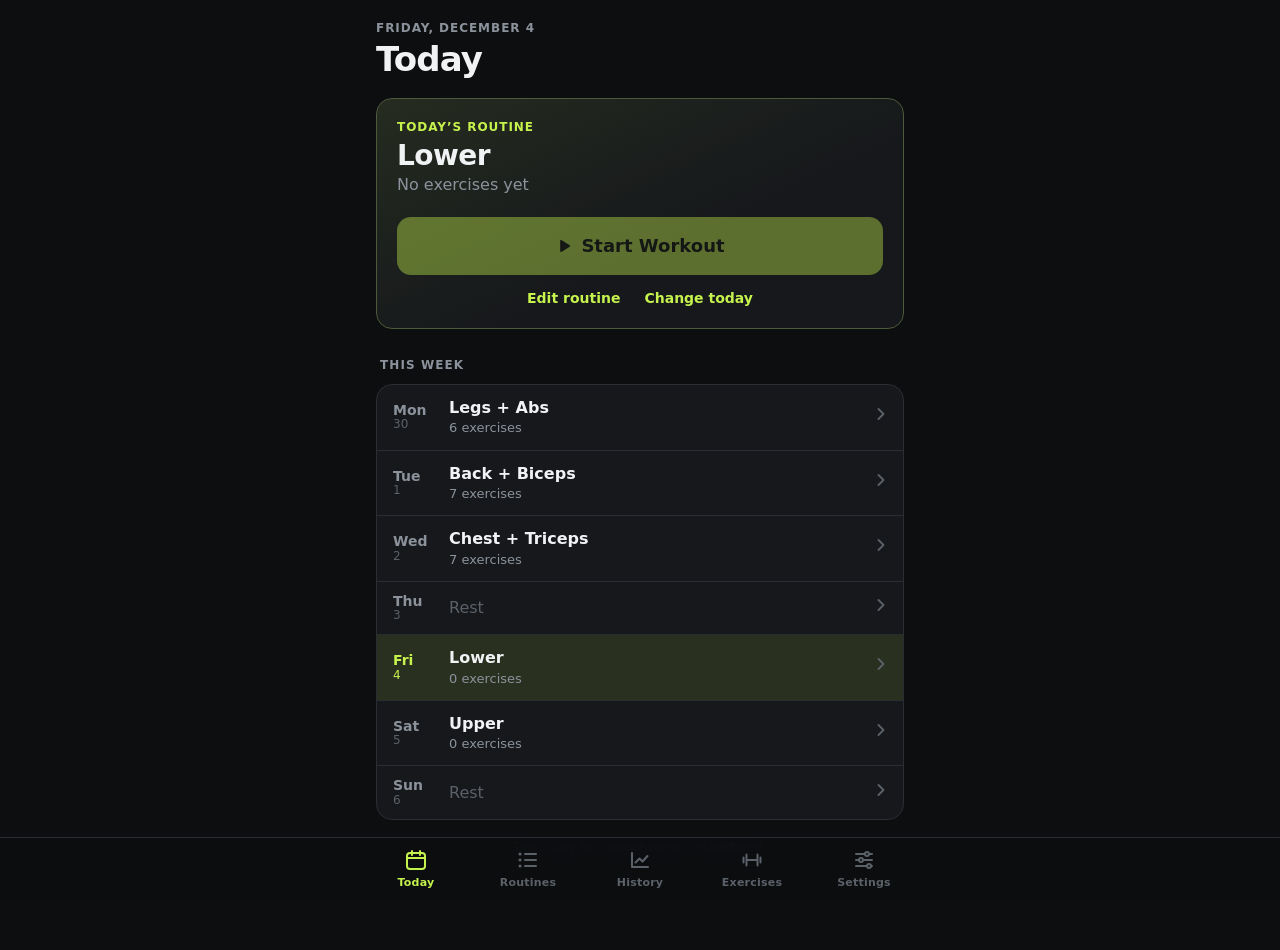
<file: index.html>
<!doctype html>
<!--
  index.html — the single page that hosts the whole app.
  There is no build step: the browser loads css/app.css and js/app.js directly.
  js/app.js then draws each "screen" into <main id="view"> based on the URL hash
  (#/home, #/routines, ...). All paths are relative so the app also works when
  GitHub Pages serves it from a sub-folder like /setline/.
-->
<html lang="en">
<head>
  <meta charset="utf-8">
  <meta name="viewport" content="width=device-width, initial-scale=1, viewport-fit=cover">
  <meta name="theme-color" content="#0d0e10">
  <meta name="color-scheme" content="dark">
  <title>Setline</title>
  <meta name="description" content="Personal workout tracker">

  <!-- PWA: the manifest tells the phone the app's name, icon and colours for "Add to Home Screen". -->
  <link rel="manifest" href="manifest.webmanifest">
  <link rel="icon" type="image/png" sizes="32x32" href="icons/favicon-32.png">
  <!-- iPhone/iPad read these instead of the manifest. -->
  <link rel="apple-touch-icon" href="icons/apple-touch-icon.png">
  <meta name="apple-mobile-web-app-capable" content="yes">
  <meta name="mobile-web-app-capable" content="yes">
  <meta name="apple-mobile-web-app-title" content="Setline">
  <meta name="apple-mobile-web-app-status-bar-style" content="black-translucent">

  <!-- Apply your saved colour theme before anything draws (see js/theme.js). -->
  <script>
    try {
      var t = JSON.parse(localStorage.getItem('setline-theme') || '{}');
      if (t.accent && t.accent !== 'lime') document.documentElement.dataset.accent = t.accent;
      if (t.bg && t.bg !== 'dark') document.documentElement.dataset.bg = t.bg;
    } catch (e) {}
  </script>
  <link rel="stylesheet" href="css/app.css">
  <!-- type="module" lets us use import/export between JS files. -->
  <script type="module" src="js/app.js"></script>
</head>
<body>
  <main id="view" class="view" aria-live="polite"></main>

  <!-- Bottom tab bar. app.js adds the "active" class to the current tab. -->
  <nav class="tabbar" aria-label="Main">
    <a href="#/home" data-tab="home">
      <svg viewBox="0 0 24 24" fill="none" stroke="currentColor" stroke-width="2" stroke-linecap="round" stroke-linejoin="round"><rect x="3" y="5" width="18" height="16" rx="3"/><path d="M3 10h18M8 3v4M16 3v4"/></svg>
      <span>Today</span>
    </a>
    <a href="#/routines" data-tab="routines">
      <svg viewBox="0 0 24 24" fill="none" stroke="currentColor" stroke-width="2" stroke-linecap="round" stroke-linejoin="round"><path d="M9 6h11M9 12h11M9 18h11"/><path d="M4 6h.01M4 12h.01M4 18h.01" stroke-width="3"/></svg>
      <span>Routines</span>
    </a>
    <a href="#/history" data-tab="history">
      <svg viewBox="0 0 24 24" fill="none" stroke="currentColor" stroke-width="2" stroke-linecap="round" stroke-linejoin="round"><path d="M4 19V5M4 19h16"/><path d="M7.5 14.5l4-4 3 3 5-5.5"/></svg>
      <span>History</span>
    </a>
    <a href="#/exercises" data-tab="exercises">
      <svg viewBox="0 0 24 24" fill="none" stroke="currentColor" stroke-width="2" stroke-linecap="round" stroke-linejoin="round"><path d="M6.5 6.5v11M17.5 6.5v11M3.5 9.5v5M20.5 9.5v5M6.5 12h11"/></svg>
      <span>Exercises</span>
    </a>
    <a href="#/settings" data-tab="settings">
      <svg viewBox="0 0 24 24" fill="none" stroke="currentColor" stroke-width="2" stroke-linecap="round" stroke-linejoin="round"><path d="M4 6h9M17 6h3M4 12h3M11 12h9M4 18h11M19 18h1"/><circle cx="15" cy="6" r="2"/><circle cx="9" cy="12" r="2"/><circle cx="17" cy="18" r="2"/></svg>
      <span>Settings</span>
    </a>
  </nav>
</body>
</html>
</file>
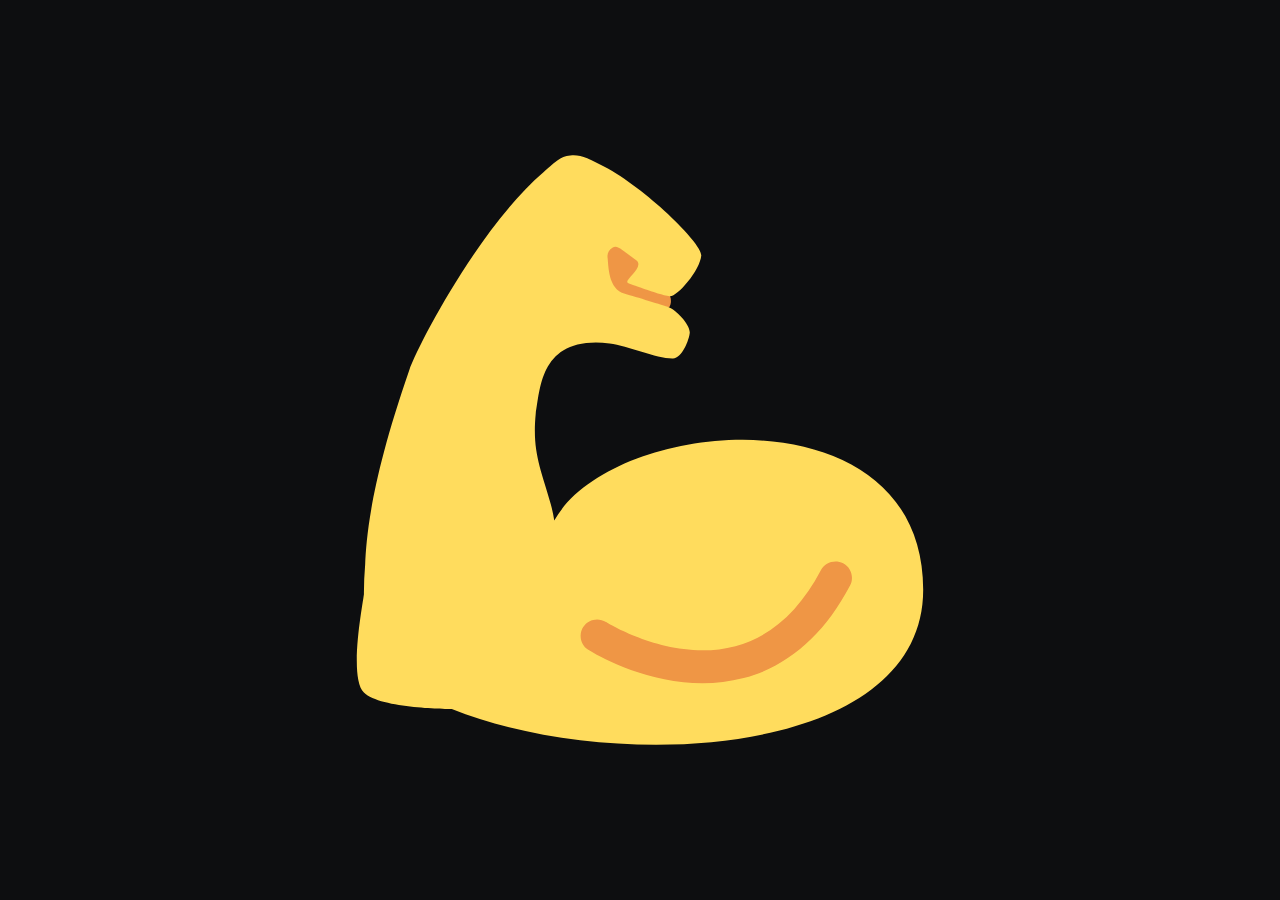
<file: tools/icon.html>
<!doctype html>
<!--
  icon.html — one app icon, drawn full-window so tools/make_icons.py can
  screenshot it with headless Edge. ?share=0.66 sets the emoji's size as a
  share of the icon.

  The 💪 artwork (icons/source/twemoji-1f4aa.svg) is Twemoji by Twitter, Inc.
  and other contributors, licensed CC-BY 4.0.
-->
<html lang="en">
<head>
  <meta charset="utf-8">
  <title>Icon</title>
  <style>
    html, body { margin: 0; height: 100%; background: #0d0e10; overflow: hidden; }
    body { display: grid; place-items: center; }
    img { width: calc(var(--share) * 100vmin); height: calc(var(--share) * 100vmin); }
  </style>
</head>
<body>
  <img src="../icons/source/twemoji-1f4aa.svg" alt="">
  <script>
    const share = Number(new URLSearchParams(location.search).get('share')) || 0.66;
    document.body.style.setProperty('--share', share);
  </script>
</body>
</html>
</file>
<file: css/app.css>
/*
  app.css — all styles. Mobile-first: the base styles target phones, and the
  layout is capped at 560px wide so it also looks right on a desktop browser.
  Colours live in CSS variables (custom properties) at the top, so the whole
  look can be changed in one place.
*/

:root {
  --bg: #0d0e10;
  --surface: #16181b;
  --surface-2: #1e2125;
  --surface-3: #282c31;
  --line: #2a2e34;
  --text: #f1f2f4;
  --muted: #8b929b;
  --faint: #5b6169;

  --accent: #c6f24e;          /* Setline lime */
  --accent-ink: #11150a;      /* text on top of the accent */
  --accent-soft: color-mix(in srgb, var(--accent) 11%, transparent); /* tints follow the accent */

  --warmup: #f6c344;
  --failure: #ff6363;
  --drop: #a98bff;
  --danger: #ff6363;

  --radius: 16px;
  --tabbar-h: 62px;
  --safe-top: env(safe-area-inset-top, 0px);
  --safe-bottom: env(safe-area-inset-bottom, 0px);
  color-scheme: dark;
}

* { box-sizing: border-box; }
html, body {
  margin: 0;
  background: var(--bg);
  color: var(--text);
  font: 16px/1.4 system-ui, -apple-system, "Segoe UI", Roboto, sans-serif;
  -webkit-font-smoothing: antialiased;
}
body { min-height: 100dvh; -webkit-tap-highlight-color: transparent; overscroll-behavior-y: none; }
button, input, select { font: inherit; color: inherit; }
button { cursor: pointer; background: none; border: 0; padding: 0; }
a { color: inherit; text-decoration: none; }
ul.plain { list-style: none; margin: 0; padding: 0; }
[hidden] { display: none !important; }
:focus-visible { outline: 2px solid var(--accent); outline-offset: 2px; }

.view {
  max-width: 560px;
  margin: 0 auto;
  padding: calc(var(--safe-top) + 12px) 16px calc(var(--tabbar-h) + var(--safe-bottom) + 32px);
}

/* ---------- tab bar ---------- */
.tabbar {
  position: fixed; left: 0; right: 0; bottom: 0; z-index: 10;
  display: flex; justify-content: center;
  padding-bottom: var(--safe-bottom);
  background: color-mix(in srgb, var(--bg) 90%, transparent);
  backdrop-filter: blur(14px);
  -webkit-backdrop-filter: blur(14px);
  border-top: 1px solid var(--line);
}
.tabbar a {
  flex: 1; max-width: 140px; height: var(--tabbar-h);
  display: flex; flex-direction: column; align-items: center; justify-content: center; gap: 3px;
  color: var(--faint); font-size: 11px; font-weight: 700; letter-spacing: 0.02em;
}
.tabbar svg { width: 24px; height: 24px; }
.tabbar a.active { color: var(--accent); }

/* ---------- type & layout ---------- */
svg.i { width: 20px; height: 20px; flex: none; }
.page-head { display: flex; align-items: flex-end; justify-content: space-between; gap: 12px; margin: 8px 0 20px; }
.page-head h1 { margin: 0; font-size: 34px; line-height: 1.1; letter-spacing: -0.025em; }
.eyebrow { margin: 0 0 4px; color: var(--muted); font-size: 12px; font-weight: 700; text-transform: uppercase; letter-spacing: 0.08em; }
.eyebrow.accent { color: var(--accent); }
.section-title { margin: 28px 4px 10px; color: var(--muted); font-size: 12px; font-weight: 800; text-transform: uppercase; letter-spacing: 0.09em; }
.muted { color: var(--muted); }
.small { font-size: 14px; }
.footnote { margin: 18px 4px 0; color: var(--faint); font-size: 13px; text-align: center; }
.card { background: var(--surface); border: 1px solid var(--line); border-radius: var(--radius); }
.card.pad { padding: 16px; }
.card.pad > p:first-child { margin-top: 0; }
.stack { display: flex; flex-direction: column; gap: 12px; }
.empty { padding: 32px 20px; text-align: center; color: var(--muted); }
.empty h3 { margin: 0 0 6px; color: var(--text); font-size: 18px; }
.empty p { margin: 0 0 18px; }
.chips { display: flex; flex-wrap: wrap; gap: 4px; margin-top: 8px; }
.chip { padding: 2px 9px; border-radius: 999px; background: var(--accent-soft); color: var(--accent); font-size: 12px; font-weight: 800; }
.tag { display: inline-flex; align-items: center; gap: 4px; padding: 2px 8px; border-radius: 6px; background: var(--surface-3); color: var(--muted); font-size: 11px; font-weight: 800; letter-spacing: 0.04em; text-transform: uppercase; }
.tag svg.i { width: 12px; height: 12px; }
.link { color: var(--accent); font-weight: 700; font-size: 14px; }

/* ---------- buttons ---------- */
.btn {
  display: inline-flex; align-items: center; justify-content: center; gap: 8px;
  height: 48px; padding: 0 20px; border-radius: 12px;
  background: var(--surface-3); font-weight: 750; white-space: nowrap;
  transition: transform 0.08s, opacity 0.15s;
}
.btn:active:not(:disabled) { transform: scale(0.97); }
.btn:disabled { opacity: 0.4; cursor: default; }
.btn-primary { background: var(--accent); color: var(--accent-ink); }
.btn-block { width: 100%; }
.btn-big { height: 58px; font-size: 18px; border-radius: 14px; }
.btn-small { height: 36px; padding: 0 14px; border-radius: 999px; font-size: 14px; }
.btn-small svg.i { width: 16px; height: 16px; }
.btn-danger { background: rgba(255, 99, 99, 0.14); color: var(--danger); }
.btn-ghost-danger { background: none; color: var(--danger); margin-top: 8px; }
.icon-btn {
  width: 40px; height: 40px; flex: none; display: inline-grid; place-items: center;
  border-radius: 10px; color: var(--muted);
}
.icon-btn:active:not(:disabled) { background: var(--surface-3); color: var(--text); }
.icon-btn:disabled { opacity: 0.2; cursor: default; }
.icon-btn.small { width: 36px; height: 36px; margin: 0 auto; color: var(--faint); }
.icon-btn.small svg.i { width: 16px; height: 16px; }

/* ---------- Today screen ---------- */
.today { padding: 20px; background: linear-gradient(155deg, color-mix(in srgb, var(--accent) 9%, var(--surface)) 0%, var(--surface) 60%); border-color: color-mix(in srgb, var(--accent) 22%, var(--line)); }
.today.rest { background: var(--surface); border-color: var(--line); }
.today h2 { margin: 0 0 2px; font-size: 28px; letter-spacing: -0.02em; line-height: 1.15; }
.today .muted { margin: 0 0 20px; }
.start-btn svg.i { width: 18px; height: 18px; }
.today-links { display: flex; justify-content: center; gap: 24px; margin-top: 14px; }

.week { overflow: hidden; }
.week li + li { border-top: 1px solid var(--line); }
.week button { width: 100%; display: grid; grid-template-columns: 44px 1fr auto; align-items: center; gap: 12px; padding: 12px 12px 12px 16px; text-align: left; }
.week .day { display: flex; flex-direction: column; line-height: 1.1; }
.week .day b { font-size: 14px; color: var(--muted); }
.week .day small { font-size: 12px; color: var(--faint); font-variant-numeric: tabular-nums; }
.week .plan { display: flex; flex-direction: column; font-weight: 650; min-width: 0; }
.week .plan small { color: var(--muted); font-size: 13px; font-weight: 500; }
.week .plan.rest { color: var(--faint); font-weight: 500; }
.week .chev { color: var(--faint); }
.week .today-row { background: var(--accent-soft); }
.week .today-row .day b, .week .today-row .day small { color: var(--accent); }

/* ---------- routine list ---------- */
.routine-card { display: flex; align-items: center; padding-right: 6px; }
.routine-main { flex: 1; min-width: 0; padding: 14px 8px 14px 16px; }
.routine-name { font-size: 17px; font-weight: 750; }
.routine-meta { margin-top: 2px; color: var(--muted); font-size: 14px; }
.routine-actions { display: flex; }

/* ---------- routine editor ---------- */
.topbar { display: grid; grid-template-columns: 40px 1fr 40px; align-items: center; gap: 8px; margin: 0 -6px 16px; }
.topbar-title { min-width: 0; font-size: 19px; font-weight: 800; text-align: center; overflow: hidden; text-overflow: ellipsis; white-space: nowrap; }

.ex-card { padding: 14px 0 10px; }
.ex-head { display: flex; align-items: flex-start; gap: 8px; padding: 0 6px 0 16px; }
.ex-title { flex: 1; min-width: 0; }
.ex-name { color: var(--accent); font-size: 17px; font-weight: 750; }
.ex-sub { color: var(--muted); font-size: 13px; }
.target-row { display: flex; align-items: center; gap: 10px; padding: 8px 16px 6px; color: var(--muted); font-size: 14px; font-weight: 600; }
.target-input {
  width: 90px; height: 34px; padding: 0 10px; border-radius: 8px;
  border: 1px solid var(--line); background: var(--surface-2);
  font-size: 16px; font-weight: 700; text-align: center;
}
.target-input:focus { outline: none; border-color: var(--accent); }
.target-input::placeholder { color: var(--faint); font-weight: 500; }

/* The set table: SET | LBS | REPS | (remove). Stage 2 adds PREVIOUS and ✓. */
.set-grid { display: grid; grid-template-columns: 48px 1fr 1fr 40px; align-items: center; column-gap: 8px; padding: 0 8px 0 12px; }
.set-grid.timed { grid-template-columns: 48px 1fr 40px; }
.set-head { height: 30px; color: var(--faint); font-size: 11px; font-weight: 800; letter-spacing: 0.09em; text-transform: uppercase; }
.set-head > span { text-align: center; }
.set-row { height: 46px; }

.set-badge {
  width: 36px; height: 32px; margin: 0 auto; border-radius: 8px;
  display: grid; place-items: center;
  background: var(--surface-2); font-weight: 800; font-variant-numeric: tabular-nums;
}
.set-badge.type-warmup { color: var(--warmup); }
.set-badge.type-failure { color: var(--failure); }
.set-badge.type-drop { color: var(--drop); }

.cell-input {
  width: 100%; height: 36px; padding: 0 4px; border-radius: 8px;
  border: 1px solid transparent; background: var(--surface-2);
  font-size: 16px; font-weight: 700; text-align: center; font-variant-numeric: tabular-nums;
}
.cell-input:focus { outline: none; border-color: var(--accent); background: var(--surface-3); }
.cell-input::placeholder { color: var(--faint); font-weight: 500; }
.cell-input.invalid { border-color: var(--danger); }

.add-set {
  display: flex; align-items: center; justify-content: center; gap: 6px;
  width: calc(100% - 24px); height: 38px; margin: 8px 12px 0;
  border-radius: 10px; background: var(--surface-2); font-size: 14px; font-weight: 750;
}
.add-set svg.i { width: 16px; height: 16px; }
.add-exercise { margin-top: 16px; }

/* ---------- exercise library ---------- */
.search {
  display: flex; align-items: center; gap: 10px; height: 46px; padding: 0 14px; margin-bottom: 8px;
  border-radius: 12px; background: var(--surface-2); color: var(--muted);
}
.search input { flex: 1; min-width: 0; border: 0; outline: none; background: transparent; font-size: 16px; }
.list { overflow: hidden; }
.ex-row { width: 100%; display: flex; align-items: center; justify-content: space-between; gap: 12px; padding: 14px 16px; text-align: left; }
.ex-row + .ex-row { border-top: 1px solid var(--line); }
.ex-row:active { background: var(--surface-2); }
.ex-row-name { font-weight: 600; }
.ex-row-tags { display: flex; gap: 6px; }

/* ---------- bottom sheets ---------- */
.sheet-backdrop {
  position: fixed; inset: 0; z-index: 50;
  display: flex; align-items: flex-end; justify-content: center;
  background: rgba(0, 0, 0, 0); transition: background 0.2s;
}
.sheet-backdrop.open { background: rgba(0, 0, 0, 0.6); }
.sheet {
  width: 100%; max-width: 560px; max-height: 88dvh; overflow-y: auto;
  padding: 8px 16px calc(20px + var(--safe-bottom));
  background: var(--surface); border: 1px solid var(--line); border-bottom: 0; border-radius: 22px 22px 0 0;
  transform: translateY(100%); transition: transform 0.22s cubic-bezier(0.2, 0.8, 0.2, 1);
}
.sheet-tall { height: 88dvh; }
.sheet-backdrop.open .sheet { transform: none; }
.sheet-handle { width: 40px; height: 5px; margin: 4px auto 12px; border-radius: 3px; background: var(--surface-3); }
.sheet-title { margin: 0 0 14px; font-size: 18px; text-align: center; }
.sheet-message { margin: 0 0 16px; color: var(--muted); text-align: center; }
.sheet-actions { display: flex; gap: 10px; margin-top: 16px; }
.sheet-actions .btn { flex: 1; }
.picker-list { margin-top: 4px; }
.picker-list .section-title { margin-top: 20px; }
.sheet .search + .btn { margin-bottom: 4px; }

.action-list { display: flex; flex-direction: column; gap: 2px; }
.action-item { display: flex; align-items: center; gap: 12px; min-height: 52px; padding: 0 12px; border-radius: 12px; font-weight: 650; text-align: left; }
.action-item:active:not(:disabled), .action-item.active { background: var(--surface-2); }
.action-item:disabled { opacity: 0.3; cursor: default; }
.action-item.danger { color: var(--danger); }
.action-label { flex: 1; }
.action-item svg.i { color: var(--accent); }
.action-item .set-badge { margin: 0; }

/* ---------- forms ---------- */
.field { display: flex; flex-direction: column; gap: 6px; margin-bottom: 16px; }
.field-label { color: var(--muted); font-size: 13px; font-weight: 700; }
.input {
  width: 100%; height: 48px; padding: 0 14px; border-radius: 12px;
  border: 1px solid var(--line); background: var(--surface-2); font-size: 16px;
}
.input:focus { outline: none; border-color: var(--accent); }
select.input {
  appearance: none; -webkit-appearance: none; padding-right: 40px;
  background-image: url("data:image/svg+xml,%3Csvg xmlns='http://www.w3.org/2000/svg' viewBox='0 0 24 24' fill='none' stroke='%238b929b' stroke-width='2.2' stroke-linecap='round'%3E%3Cpath d='M6 9l6 6 6-6'/%3E%3C/svg%3E");
  background-repeat: no-repeat; background-position: right 12px center; background-size: 18px;
}
.segmented { display: flex; gap: 4px; padding: 4px; border-radius: 12px; background: var(--surface-2); }
.segmented button { flex: 1; min-height: 40px; padding: 0 6px; border-radius: 9px; color: var(--muted); font-size: 14px; font-weight: 750; }
.segmented button.on { background: var(--surface-3); color: var(--text); box-shadow: inset 0 0 0 1px var(--line); }

/* ---------- toast ---------- */
.toast {
  position: fixed; left: 50%; bottom: calc(var(--tabbar-h) + var(--safe-bottom) + 16px); z-index: 60;
  max-width: calc(100% - 32px); padding: 10px 18px; border-radius: 999px;
  background: var(--text); color: var(--bg); font-size: 14px; font-weight: 700; text-align: center;
  opacity: 0; transform: translate(-50%, 8px); transition: opacity 0.2s, transform 0.2s;
}
.toast.show { opacity: 1; transform: translate(-50%, 0); }

/* ---------- live workout (stage 2) ---------- */
body.in-workout .tabbar { display: none; }
body.in-workout .view { padding-bottom: calc(var(--safe-bottom) + 40px); }
.workout-bar { grid-template-columns: 40px 1fr auto; margin-right: 0; }

.stats {
  display: grid; grid-template-columns: repeat(3, 1fr); gap: 8px; margin: -4px 0 16px;
}
.stats > div { display: flex; flex-direction: column; padding: 10px 12px; border-radius: 12px; background: var(--surface); border: 1px solid var(--line); }
.stats span { color: var(--muted); font-size: 11px; font-weight: 800; letter-spacing: 0.08em; text-transform: uppercase; }
.stats b { font-size: 17px; font-variant-numeric: tabular-nums; white-space: nowrap; }

/* SET | PREVIOUS | LBS | REPS | ✓ */
.set-grid.live { grid-template-columns: 40px minmax(0, 1fr) 64px 52px 40px; column-gap: 6px; padding: 0 8px; }
.set-grid.live.timed { grid-template-columns: 40px minmax(0, 1fr) 84px 40px; }
.set-head svg.i { width: 14px; height: 14px; margin: 0 auto; display: block; }

.prev-cell {
  min-width: 0; height: 36px; padding: 0 2px;
  color: var(--muted); font-size: 13px; font-weight: 600; font-variant-numeric: tabular-nums;
  white-space: nowrap; overflow: hidden; text-overflow: ellipsis; text-align: center;
}
.prev-cell:disabled { color: var(--faint); cursor: default; }

.check {
  width: 36px; height: 32px; margin: 0 auto; border-radius: 8px;
  display: grid; place-items: center; background: var(--surface-3); color: var(--faint);
}
.check svg.i { width: 18px; height: 18px; }
.check.on { background: var(--accent); color: var(--accent-ink); }

/* A completed row gets a lime tint, like a ticked-off line on paper. */
.set-row.done { background: var(--accent-soft); }
.set-row.done .cell-input { background: transparent; }
.ex-card.complete { border-color: color-mix(in srgb, var(--accent) 30%, var(--line)); }
.ex-card { overflow: hidden; }

/* "Workout in progress" bar shown above the tabs on other screens */
.resume-bar {
  position: fixed; z-index: 9; left: 50%; transform: translateX(-50%);
  bottom: calc(var(--tabbar-h) + var(--safe-bottom) + 10px);
  width: calc(100% - 24px); max-width: 536px; height: 52px; padding: 0 14px;
  display: flex; align-items: center; gap: 10px;
  border-radius: 14px; background: var(--accent); color: var(--accent-ink); font-weight: 750;
  box-shadow: 0 8px 24px rgba(0, 0, 0, 0.45);
}
.resume-name { flex: 1; min-width: 0; overflow: hidden; text-overflow: ellipsis; white-space: nowrap; }
.resume-clock { font-variant-numeric: tabular-nums; opacity: 0.75; }
.resume-cta { display: flex; align-items: center; gap: 2px; }
.pulse { width: 9px; height: 9px; border-radius: 50%; background: var(--accent-ink); animation: pulse 1.6s infinite; }
@keyframes pulse { 50% { opacity: 0.25; } }
body.has-resume .view { padding-bottom: calc(var(--tabbar-h) + var(--safe-bottom) + 96px); }
body.has-resume .toast { bottom: calc(var(--tabbar-h) + var(--safe-bottom) + 76px); }

/* ---------- history, stats, charts (stage 3) ---------- */
.tabbar a { max-width: 112px; }

.bw-card { display: flex; align-items: center; justify-content: space-between; gap: 12px; padding: 16px; }
.bw-card p { margin: 0; }
.bw-now { font-size: 26px; font-weight: 800; letter-spacing: -0.02em; font-variant-numeric: tabular-nums; }
.bw-now small { font-size: 15px; color: var(--muted); font-weight: 600; }
.bw-now.muted { font-size: 17px; font-weight: 600; }
.week-summary { margin: 14px 4px 0; color: var(--muted); font-size: 14px; }
.week-summary b { color: var(--text); }

.workout-card { display: block; padding: 14px 16px; }
.workout-card:active { background: var(--surface-2); }
.wc-name { font-size: 17px; font-weight: 750; }
.wc-date { color: var(--muted); font-size: 13px; }
.wc-stats { display: grid; grid-template-columns: repeat(3, 1fr); gap: 8px; margin: 12px 0 10px; }
.wc-stats > div { display: flex; flex-direction: column; }
.wc-stats span { color: var(--faint); font-size: 11px; font-weight: 800; letter-spacing: 0.08em; text-transform: uppercase; }
.wc-stats b { font-variant-numeric: tabular-nums; }
.wc-exercises { color: var(--muted); font-size: 13px; overflow: hidden; text-overflow: ellipsis; white-space: nowrap; }

.detail-date { margin: -8px 0 16px; color: var(--muted); font-size: 14px; text-align: center; }
.done-sets { display: flex; flex-direction: column; gap: 4px; padding: 10px 16px 4px; }
.done-set { display: flex; align-items: center; gap: 12px; font-weight: 600; font-variant-numeric: tabular-nums; }
.done-set .set-badge { width: 30px; height: 26px; margin: 0; font-size: 13px; }
.best-tag { margin-left: auto; color: var(--accent); font-size: 11px; font-weight: 800; text-transform: uppercase; letter-spacing: 0.06em; }
a.ex-title:active .ex-sub { color: var(--text); }

.stats.records.four { grid-template-columns: repeat(2, 1fr); }
.stats.records b { font-size: 16px; white-space: normal; }
.chart-card { padding: 12px; margin-top: 4px; }
.chart-card .segmented { margin-bottom: 8px; }
.session { display: block; padding: 12px 0 10px; }
.session-head { display: flex; align-items: center; justify-content: space-between; gap: 8px; padding: 0 16px; }
.session-head .chips { margin: 0; }
.session .done-sets { padding-top: 8px; }

/* chart */
.chart { position: relative; outline: none; border-radius: 10px; }
.chart:focus-visible { box-shadow: 0 0 0 2px var(--accent); }
.chart svg { display: block; touch-action: pan-y; }
.chart .grid { stroke: var(--line); stroke-width: 1; }
.chart .axis { fill: var(--faint); font-size: 11px; font-weight: 600; font-variant-numeric: tabular-nums; }
.chart .line { fill: none; stroke: var(--accent); stroke-width: 2; stroke-linejoin: round; stroke-linecap: round; }
.chart .area { fill: var(--accent); opacity: 0.1; }
.chart .dot { fill: var(--accent); stroke: var(--surface); stroke-width: 2; }
.chart .crosshair { stroke: var(--muted); stroke-width: 1; }
.chart .hit { fill: transparent; cursor: crosshair; }
.chart-empty { margin: 0; padding: 48px 12px; color: var(--muted); text-align: center; }
.chart-tip {
  position: absolute; pointer-events: none; z-index: 2;
  display: flex; flex-direction: column; padding: 6px 10px; border-radius: 8px;
  background: var(--surface-3); border: 1px solid var(--line); box-shadow: 0 6px 16px rgba(0, 0, 0, 0.4);
  font-size: 12px; color: var(--muted); white-space: nowrap;
}
.chart-tip b { color: var(--text); font-size: 14px; font-variant-numeric: tabular-nums; }

/* body weight */
.bw-inputs { display: grid; grid-template-columns: 1fr 1fr; gap: 10px; margin-bottom: 12px; }
.bw-form p { margin: 10px 0 0; text-align: center; }
input[type="date"].input { color-scheme: dark; }
.bw-row { display: grid; grid-template-columns: 1fr auto 52px 36px; align-items: center; gap: 8px; padding: 8px 8px 8px 16px; }
.bw-row + .bw-row { border-top: 1px solid var(--line); }
.bw-date { color: var(--muted); font-size: 14px; }
.bw-row b { font-variant-numeric: tabular-nums; }
.bw-diff { color: var(--faint); font-size: 13px; text-align: right; font-variant-numeric: tabular-nums; }

/* ---------- PWA + backup (stage 4) ---------- */
.update-bar {
  position: fixed; z-index: 70; left: 50%; transform: translateX(-50%);
  top: calc(var(--safe-top) + 10px); width: calc(100% - 24px); max-width: 536px;
  display: flex; align-items: center; justify-content: space-between; gap: 12px;
  padding: 10px 10px 10px 16px; border-radius: 14px;
  background: var(--surface-3); border: 1px solid var(--line); box-shadow: 0 8px 24px rgba(0, 0, 0, 0.5);
  font-size: 14px; font-weight: 650;
}

.backup-reminder {
  display: flex; flex-direction: column; gap: 12px; margin-bottom: 12px; padding: 14px 16px;
  border-color: rgba(246, 195, 68, 0.35); background: rgba(246, 195, 68, 0.07);
}
.backup-reminder b { color: var(--warmup); }
.backup-reminder p { margin: 2px 0 0; color: var(--muted); font-size: 14px; }
.backup-reminder-actions { display: flex; justify-content: flex-end; gap: 8px; }

.backup-status { margin: 0 0 6px !important; font-weight: 700; }
.backup-status.due { color: var(--warmup); }
.backup-actions { display: flex; gap: 10px; margin-top: 14px; }
.backup-actions .btn { flex: 1; }
.info-row { display: flex; justify-content: space-between; gap: 12px; padding: 13px 16px; font-size: 14px; }
.info-row + .info-row { border-top: 1px solid var(--line); }
.info-row span { color: var(--muted); }
.info-row b { text-align: right; font-weight: 650; }

/* ---------- edit a past workout ---------- */
.edit-details .field:last-child { margin-bottom: 0; }
.edit-row { display: grid; grid-template-columns: minmax(0, 1fr) 88px; gap: 10px; }
.edit-row .input { min-width: 0; width: 100%; }
.edit-row .field { margin-bottom: 0; }
input[type="datetime-local"].input { color-scheme: dark; padding-right: 8px; min-width: 0; }
.input.invalid { border-color: var(--danger); }
.stats.two { grid-template-columns: repeat(2, 1fr); margin-top: 12px; }

/* ---------- calendar ---------- */
.cal-card-count { font-size: 22px; font-weight: 800; letter-spacing: -0.02em; }
.cal-card-count small { font-size: 14px; color: var(--muted); font-weight: 600; letter-spacing: 0; }
.week-dots { display: flex; gap: 6px; margin-top: 8px; }
.week-dot {
  width: 26px; height: 26px; border-radius: 50%; display: grid; place-items: center;
  background: var(--surface-2); color: var(--faint); font-size: 11px; font-weight: 800;
}
.week-dot.on { background: var(--accent); color: var(--accent-ink); }
.week-dot.is-today { box-shadow: 0 0 0 2px var(--muted); }

.calendar { padding: 8px 10px 12px; }
.cal-head { display: flex; align-items: center; justify-content: space-between; margin-bottom: 6px; }
.cal-title { display: flex; flex-direction: column; align-items: center; }
.cal-title b { font-size: 17px; }
.cal-title span { color: var(--muted); font-size: 12px; font-weight: 600; }
.cal-grid { display: grid; grid-template-columns: repeat(7, minmax(0, 1fr)); gap: 4px; }
.cal-weekdays span { text-align: center; color: var(--faint); font-size: 11px; font-weight: 800; padding: 4px 0; }
.cal-cell {
  position: relative; height: 44px; min-width: 0; border-radius: 12px;
  display: flex; flex-direction: column; align-items: center; justify-content: center;
  font-weight: 700; font-variant-numeric: tabular-nums; color: var(--text);
}
.cal-cell.blank { pointer-events: none; }
.cal-cell.future { color: var(--faint); }
.cal-cell.has-workout { background: var(--accent); color: var(--accent-ink); }
.cal-cell small { font-size: 9px; font-weight: 800; line-height: 1; opacity: 0.75; }
.cal-cell.is-today:not(.has-workout) { box-shadow: inset 0 0 0 2px var(--muted); }
.cal-cell.selected { box-shadow: 0 0 0 2px var(--bg), 0 0 0 4px var(--text); }
.cal-cell:active:not(.blank) { transform: scale(0.94); }

.day-panel .section-title { margin-top: 22px; }
.day-empty { margin: 0 4px 4px; color: var(--muted); }
.day-workout { display: flex; align-items: center; gap: 10px; padding: 12px 12px 12px 16px; }
.day-workout-main { flex: 1; min-width: 0; display: flex; flex-direction: column; }
.day-workout-main b { font-size: 16px; }
.day-workout-main span { color: var(--muted); font-size: 13px; overflow: hidden; text-overflow: ellipsis; white-space: nowrap; }

/* ---------- themes (Settings → Appearance) ----------
   js/theme.js sets data-accent / data-bg on <html>. Each theme only swaps the
   variables at the top of this file; every component already uses them. */
:root[data-accent="mint"]   { --accent: #3ee0a1; --accent-ink: #032116; }
:root[data-accent="sky"]    { --accent: #5cb8ff; --accent-ink: #04182b; }
:root[data-accent="orange"] { --accent: #ff8f4d; --accent-ink: #2a1204; }
:root[data-accent="pink"]   { --accent: #ff6fb5; --accent-ink: #2b0717; }
:root[data-accent="mono"]   { --accent: #e9eaec; --accent-ink: #111214; }

:root[data-bg="black"] { --bg: #000000; --surface: #0e0e10; --surface-2: #17171a; --surface-3: #222226; --line: #232327; }
:root[data-bg="slate"] { --bg: #11151c; --surface: #191e27; --surface-2: #212733; --surface-3: #2b3240; --line: #2c3341; }

/* theme pickers */
.swatches { display: grid; grid-template-columns: repeat(6, 1fr); gap: 10px; }
.swatch {
  aspect-ratio: 1; border-radius: 50%; display: grid; place-items: center;
  background: var(--sw); color: var(--sw-ink); box-shadow: inset 0 0 0 1px rgba(255, 255, 255, 0.08);
}
.swatch svg.i { width: 18px; height: 18px; opacity: 0; }
.swatch.on { box-shadow: 0 0 0 2px var(--surface), 0 0 0 4px var(--text); }
.swatch.on svg.i { opacity: 1; }
.swatch-label { margin: 8px 0 0; text-align: center; color: var(--muted); font-size: 13px; font-weight: 650; }
.bg-options { display: grid; grid-template-columns: repeat(3, 1fr); gap: 8px; margin-top: 16px; }
.bg-option {
  display: flex; flex-direction: column; align-items: center; gap: 6px; padding: 10px 6px;
  border-radius: 12px; border: 1px solid var(--line); font-size: 13px; font-weight: 700; color: var(--muted);
}
.bg-option i { width: 100%; height: 28px; border-radius: 8px; background: var(--prev); border: 1px solid rgba(255, 255, 255, 0.1); }
.bg-option.on { border-color: var(--accent); color: var(--text); }
</file>
